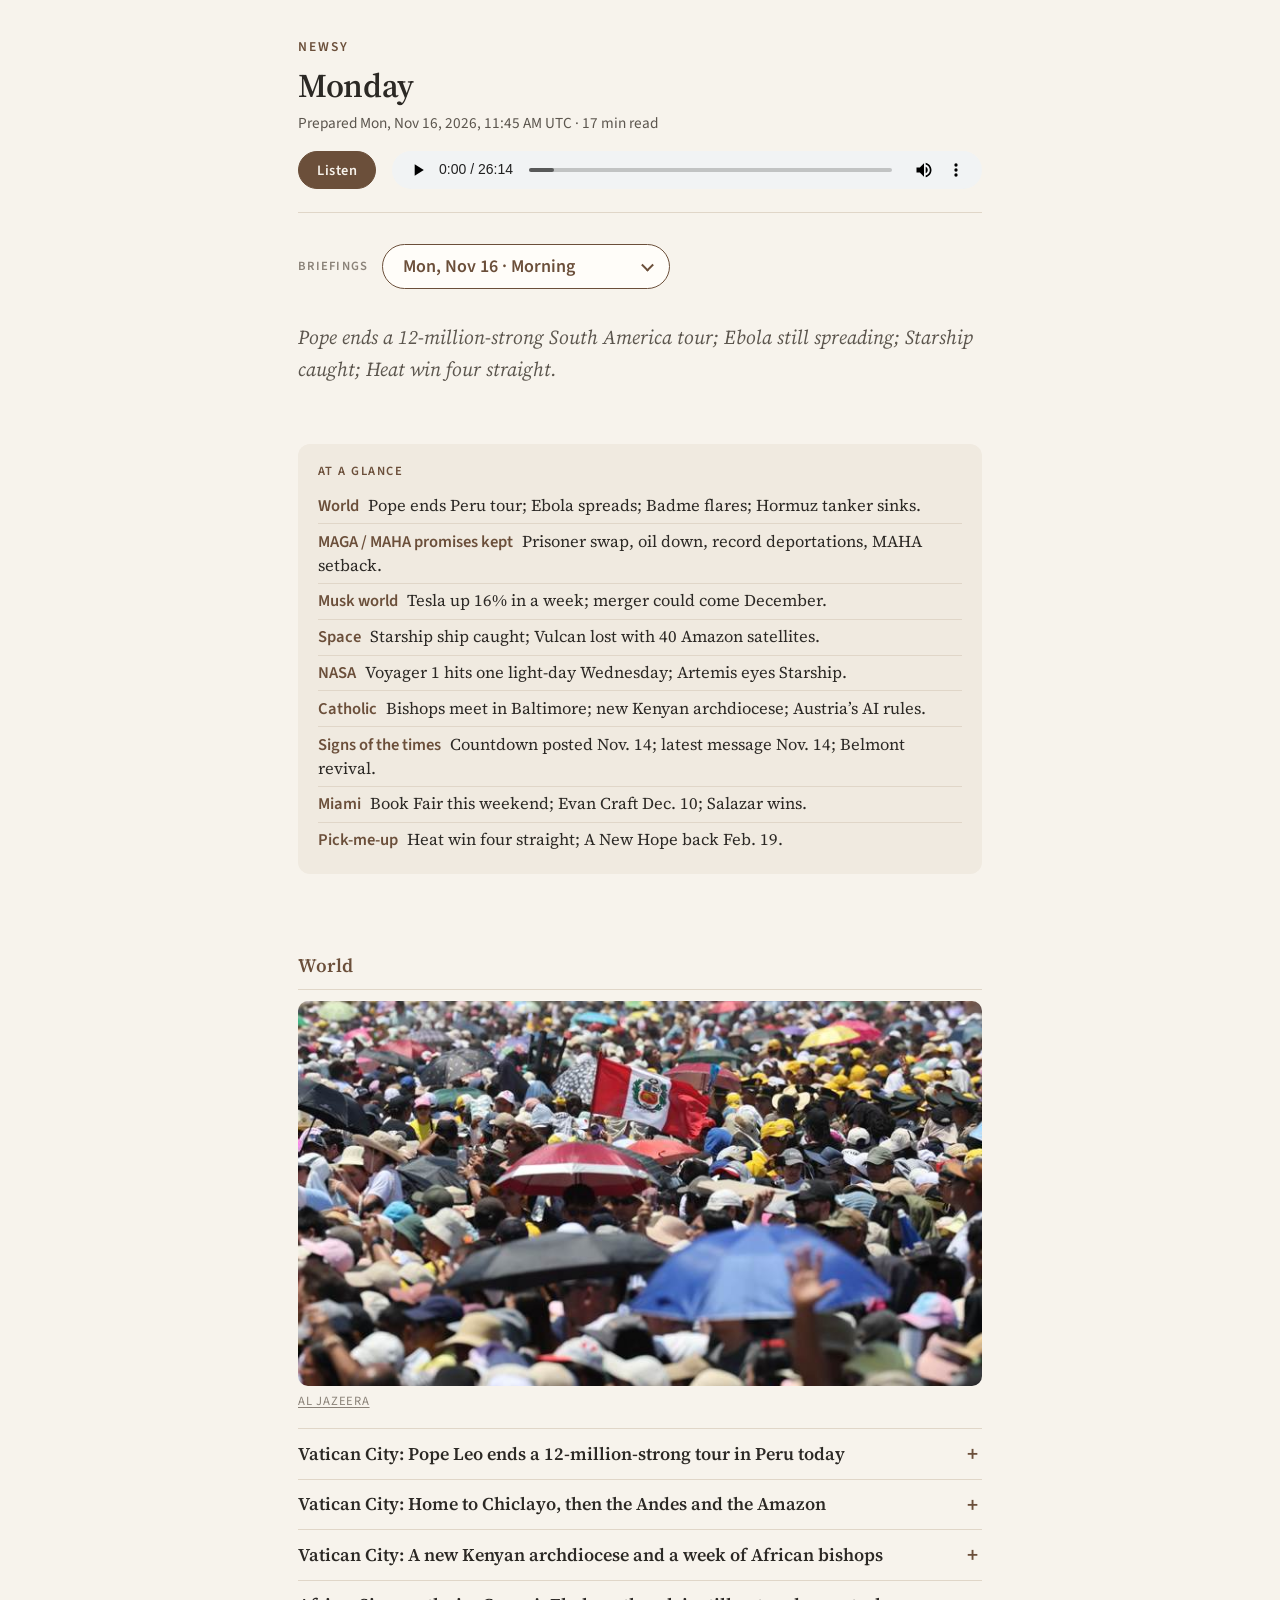
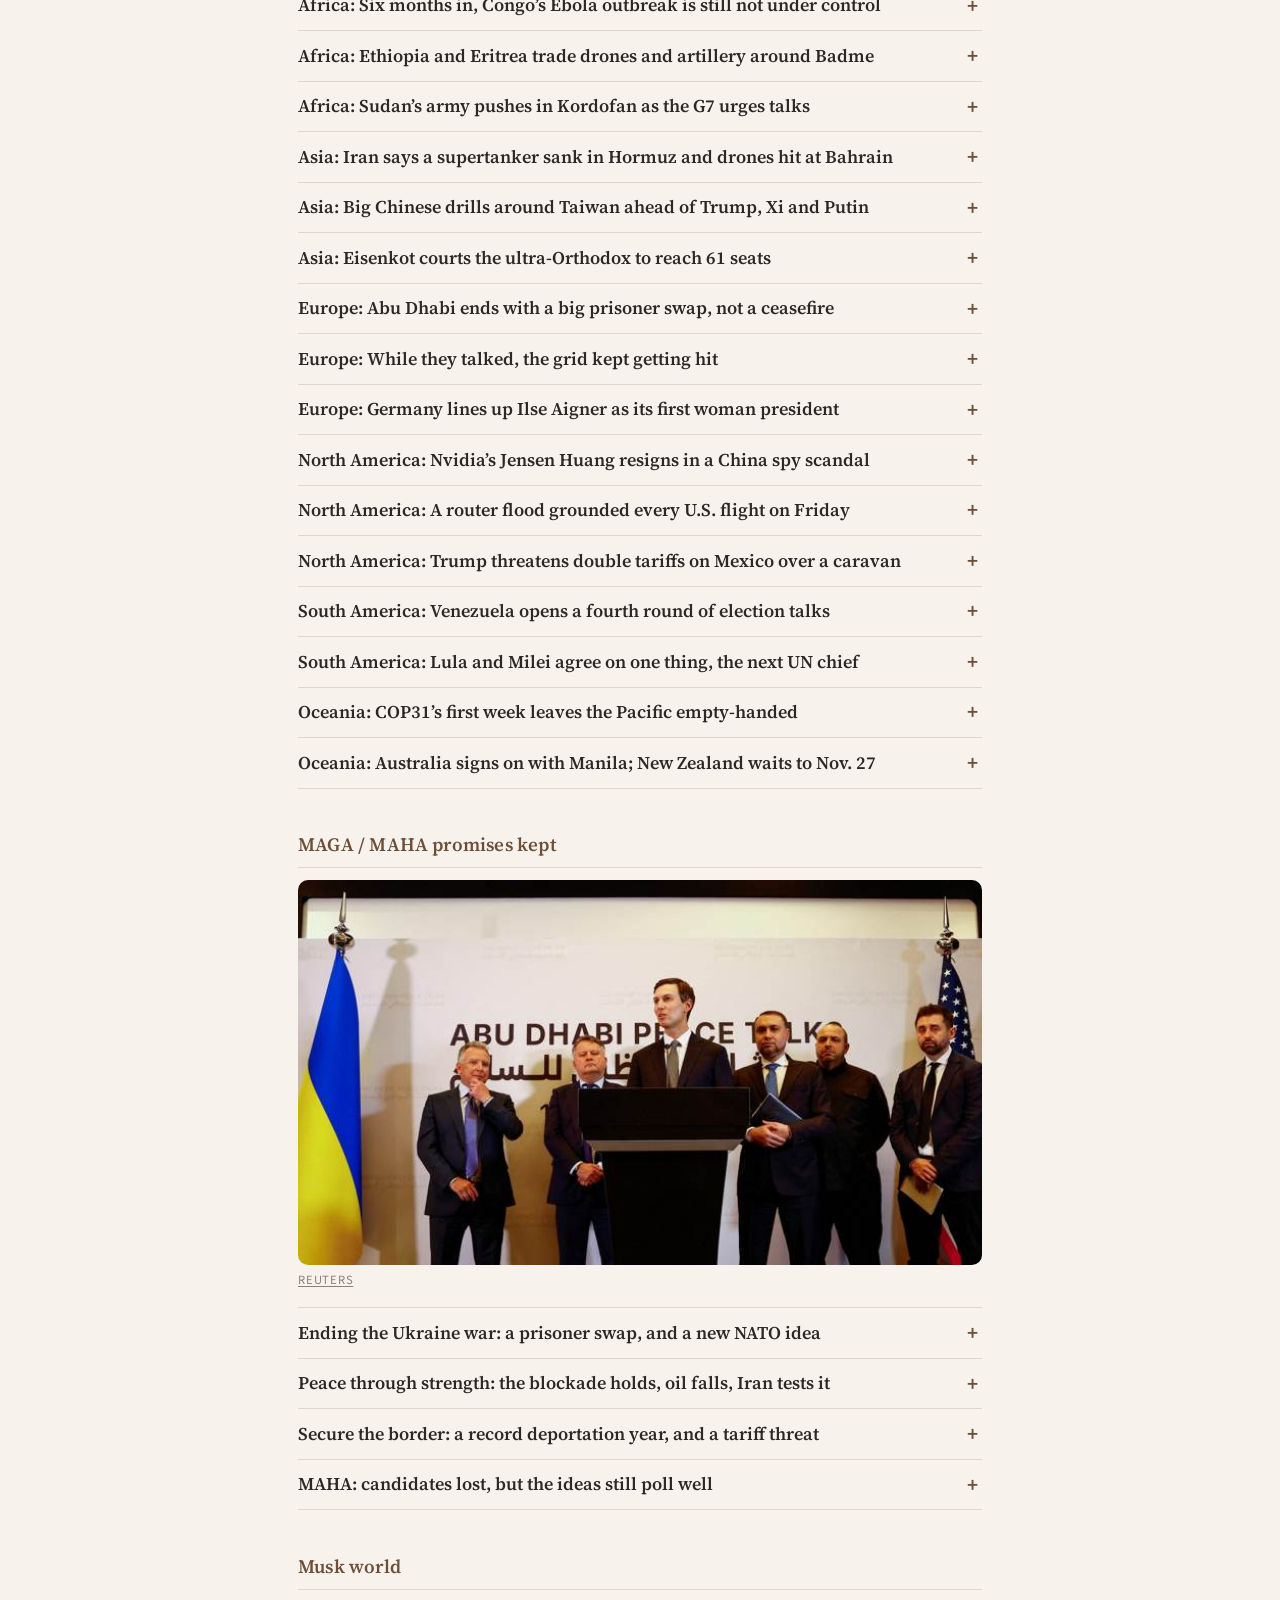
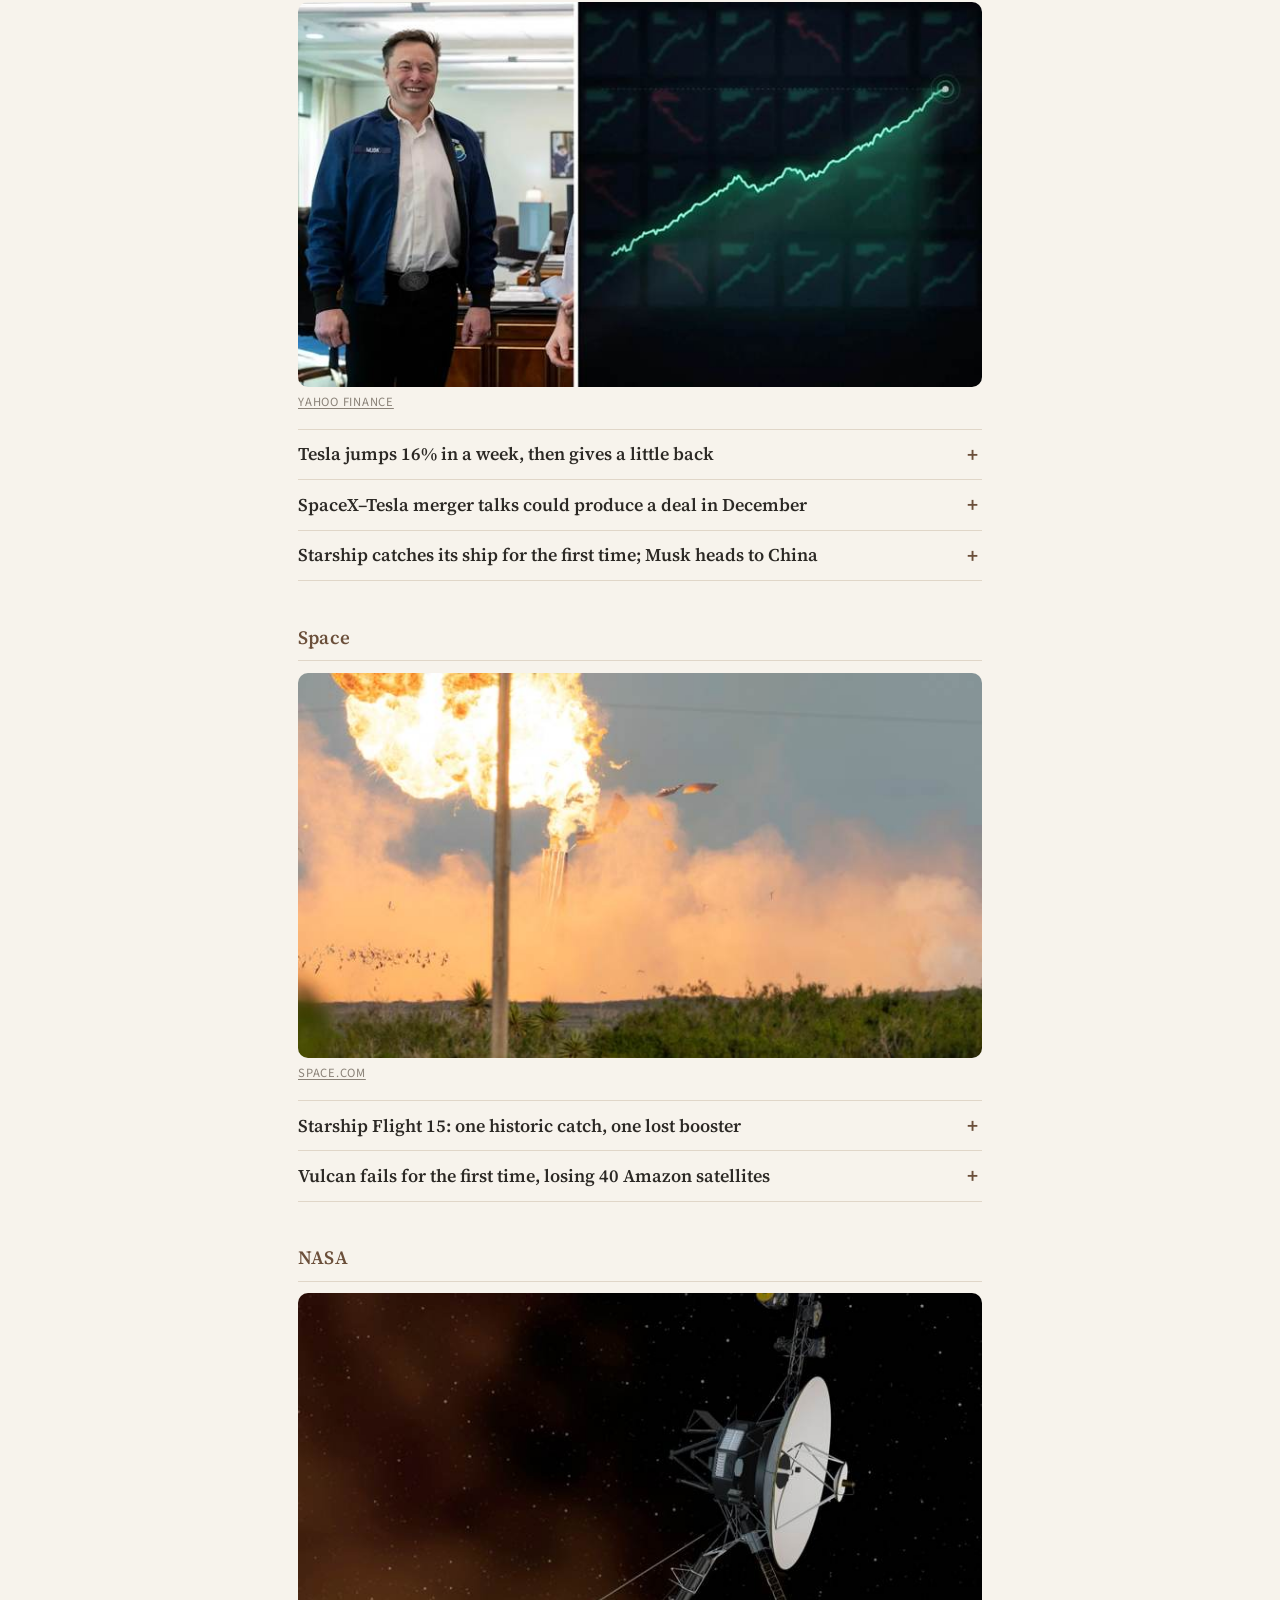
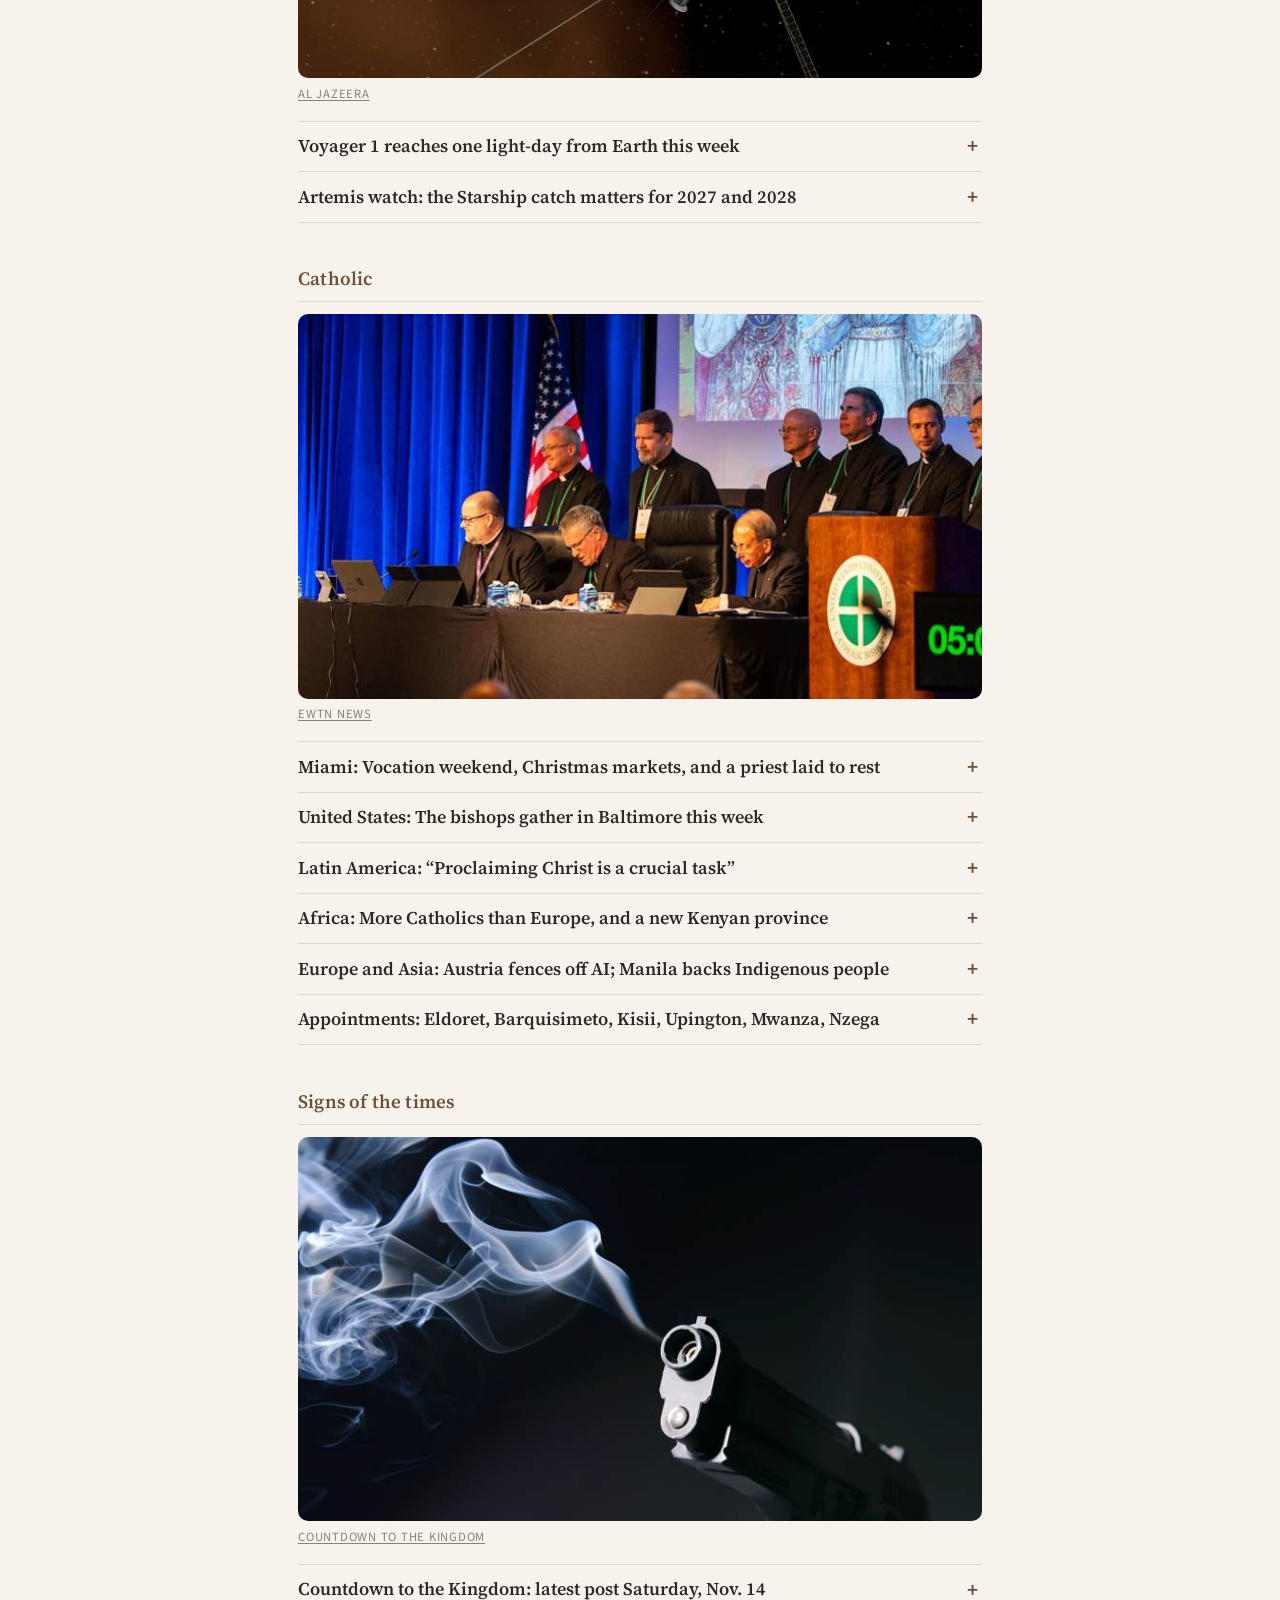
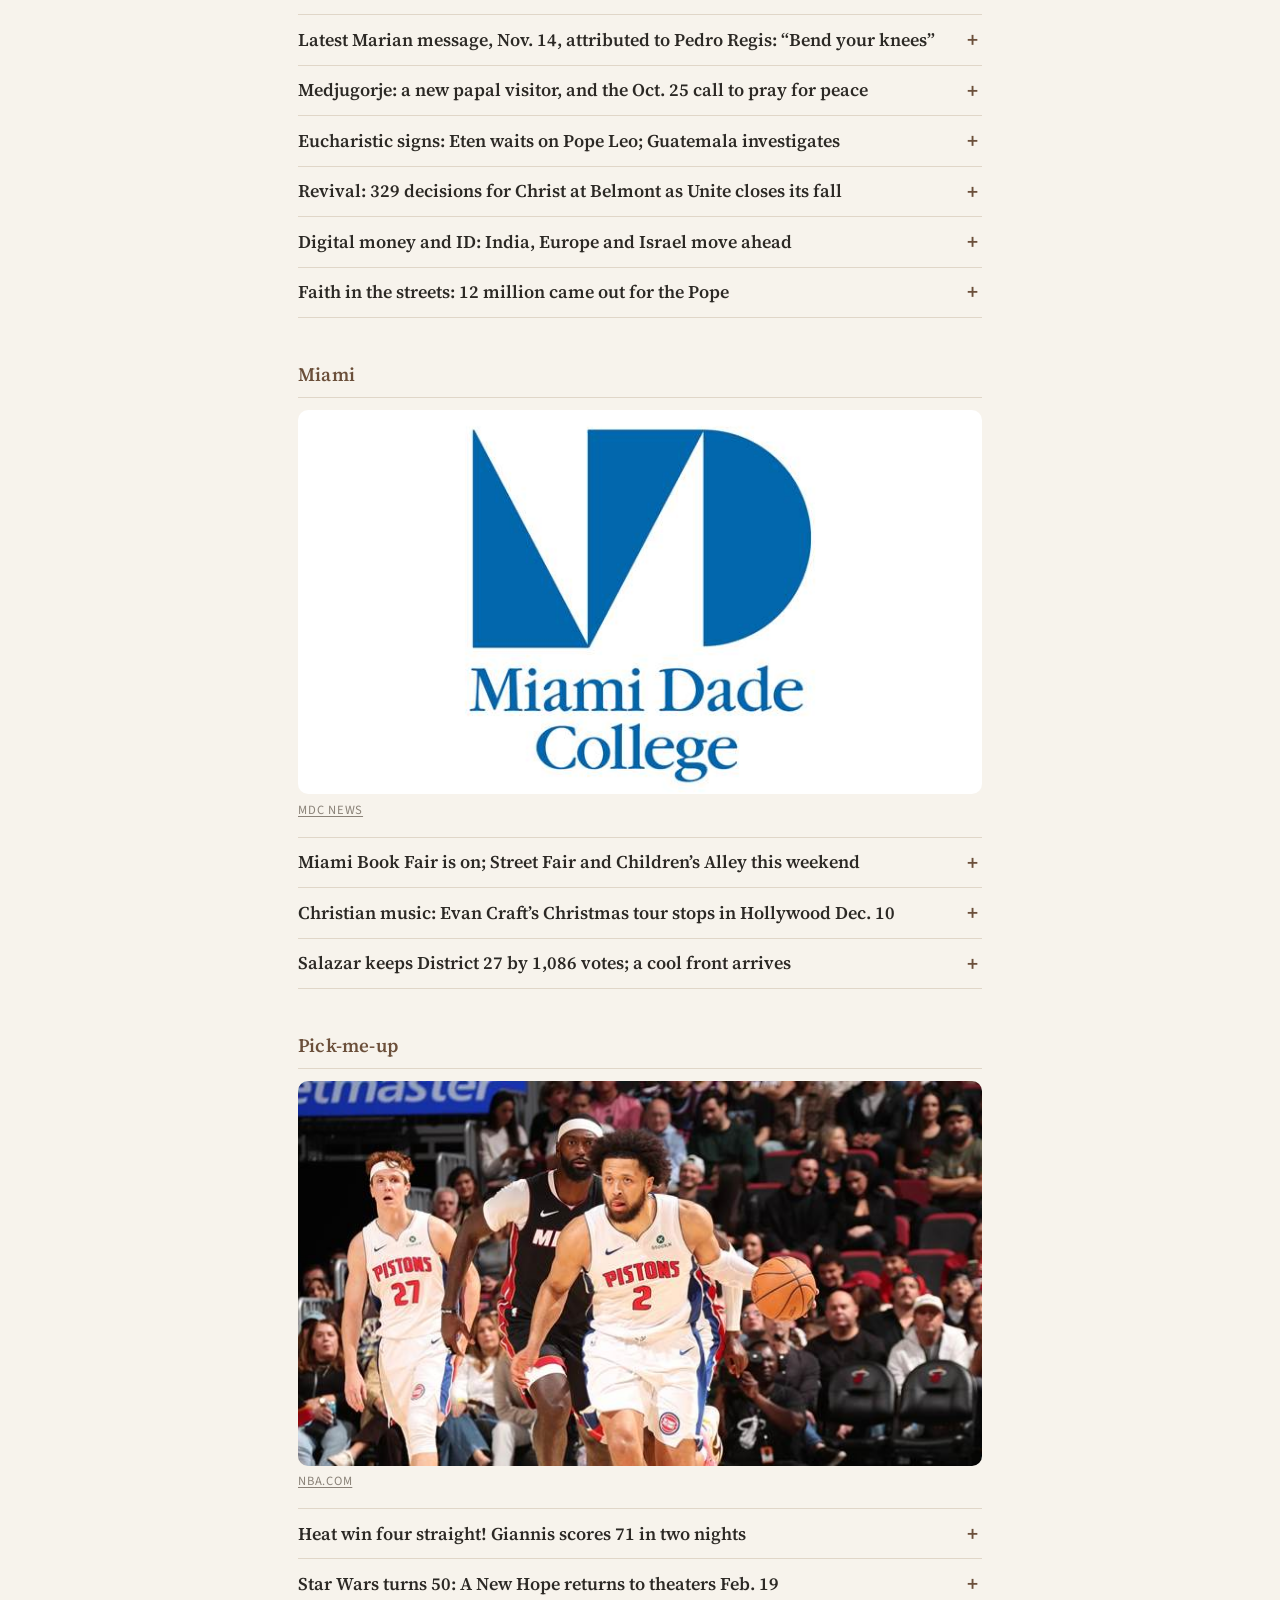
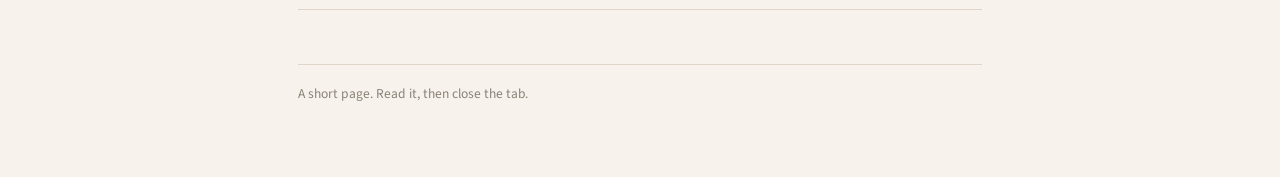
<file: index.html>
<!DOCTYPE html>
<html lang="en">
<head>
  <meta charset="utf-8">
  <meta name="viewport" content="width=device-width, initial-scale=1">
  <meta name="description" content="Short, bounded news briefings — not a news portal.">
  <meta name="color-scheme" content="light">
  <meta name="theme-color" content="#6b4f3a">
  <meta name="apple-mobile-web-app-capable" content="yes">
  <meta name="apple-mobile-web-app-status-bar-style" content="default">
  <meta name="apple-mobile-web-app-title" content="Newsy">
  <title>Newsy</title>
  <link rel="manifest" href="manifest.webmanifest">
  <link rel="apple-touch-icon" href="icons/apple-touch-icon.png">
  <link rel="icon" type="image/png" sizes="192x192" href="icons/icon-192.png">
  <link rel="preconnect" href="https://fonts.googleapis.com">
  <link rel="preconnect" href="https://fonts.gstatic.com" crossorigin>
  <link href="https://fonts.googleapis.com/css2?family=Source+Sans+3:wght@400;600&family=Source+Serif+4:ital,wght@0,400;0,600;1,400&display=swap" rel="stylesheet">
  <link rel="stylesheet" href="styles.css">
</head>
<body>
  <main class="wrap">
    <header class="site-header">
      <p class="brand" id="brand">Newsy</p>
      <h1 class="briefing-title" id="briefing-title">Briefing</h1>
      <p class="meta" id="briefing-meta"></p>
      <div class="podcast" id="podcast" hidden>
        <button type="button" class="listen-btn" id="listen-btn" aria-label="Listen to this briefing">Listen</button>
        <audio id="podcast-audio" controls preload="none"></audio>
      </div>
    </header>

    <nav class="picker" aria-label="Briefings">
      <label class="picker-label" for="briefing-select">Briefings</label>
      <div class="select-wrap">
        <select id="briefing-select" class="briefing-select"></select>
      </div>
    </nav>

    <p class="status" id="status" hidden>Loading…</p>

    <div class="beats" id="beats"></div>

    <footer class="site-footer">
      <p>A short page. Read it, then close the tab.</p>
    </footer>
  </main>

  <script src="app.js" defer></script>
</body>
</html>
</file>
<file: styles.css>
/* Newsy — calm briefings, not a news portal */
:root {
  --bg: #f7f3ec;
  --bg-soft: #f0eae0;
  --ink: #2c2925;
  --ink-muted: #5c564e;
  --ink-faint: #8a8278;
  --accent: #6b4f3a;
  --accent-soft: #c4a882;
  --rule: #e0d6c8;
  --chip: #fffdf9;
  --chip-active: #6b4f3a;
  --chip-active-ink: #f7f3ec;
  --link: #4a6b5a;
  --link-hover: #355244;
  --max: 38rem;
  --font: "Source Serif 4", "Iowan Old Style", "Palatino Linotype", Palatino, Georgia, serif;
  --font-ui: "Source Sans 3", "Segoe UI", system-ui, -apple-system, sans-serif;
}

*,
*::before,
*::after {
  box-sizing: border-box;
}

html {
  font-size: 112.5%; /* ~18px */
  -webkit-text-size-adjust: 100%;
}

body {
  margin: 0;
  min-height: 100vh;
  background: var(--bg);
  color: var(--ink);
  font-family: var(--font);
  line-height: 1.65;
  font-weight: 400;
}

a {
  color: var(--link);
  text-decoration-thickness: 1px;
  text-underline-offset: 0.15em;
}

a:hover {
  color: var(--link-hover);
}

.wrap {
  width: min(100% - 2rem, var(--max));
  margin-inline: auto;
  padding-block: 2rem 4rem;
}

/* Header */
.site-header {
  border-bottom: 1px solid var(--rule);
  padding-bottom: 1.25rem;
  margin-bottom: 1.75rem;
}

.brand {
  font-family: var(--font-ui);
  font-size: 0.75rem;
  font-weight: 600;
  letter-spacing: 0.14em;
  text-transform: uppercase;
  color: var(--accent);
  margin: 0 0 0.35rem;
}

.briefing-title {
  font-size: clamp(1.45rem, 4vw, 1.85rem);
  font-weight: 600;
  line-height: 1.25;
  margin: 0 0 0.25rem;
  letter-spacing: -0.01em;
}

.meta {
  font-family: var(--font-ui);
  font-size: 0.85rem;
  color: var(--ink-muted);
  margin: 0;
}

/* Picker — compact "Briefings" select (native wheel on iPhone) */
.picker {
  display: flex;
  align-items: center;
  gap: 0.75rem;
  margin: 0 0 1.75rem;
}

.picker-label {
  font-family: var(--font-ui);
  font-size: 0.7rem;
  font-weight: 600;
  letter-spacing: 0.1em;
  text-transform: uppercase;
  color: var(--ink-faint);
  margin: 0;
  flex: 0 0 auto;
}

.select-wrap {
  position: relative;
  flex: 1 1 auto;
  max-width: 16rem;
}

.select-wrap::after {
  content: "";
  position: absolute;
  right: 1rem;
  top: 50%;
  width: 0.5rem;
  height: 0.5rem;
  border-right: 2px solid var(--accent, #6b4f3a);
  border-bottom: 2px solid var(--accent, #6b4f3a);
  transform: translateY(-70%) rotate(45deg);
  pointer-events: none;
}

.briefing-select {
  -webkit-appearance: none;
  appearance: none;
  width: 100%;
  min-height: 44px;
  font-family: var(--font-ui);
  font-size: 1rem; /* 16px+ keeps iOS Safari from zooming on focus */
  font-weight: 600;
  color: var(--accent, #6b4f3a);
  background: var(--chip);
  border: 1.5px solid var(--accent, #6b4f3a);
  border-radius: 999px;
  padding: 0.5rem 2.5rem 0.5rem 1.1rem;
  cursor: pointer;
  transition: background 0.15s ease, box-shadow 0.15s ease;
}

.briefing-select:hover {
  background: #f7f1e8;
}

.briefing-select:focus-visible {
  outline: none;
  box-shadow: 0 0 0 3px rgba(107, 79, 58, 0.25);
}

/* Beats */
.beats {
  display: flex;
  flex-direction: column;
  gap: 2rem;
}

.beat {
  padding-top: 0.25rem;
}

.beat-title {
  font-size: 1.05rem;
  font-weight: 600;
  margin: 0 0 0.65rem;
  padding-bottom: 0.4rem;
  border-bottom: 1px solid var(--rule);
  color: var(--accent);
  letter-spacing: 0.01em;
}

.beat-body {
  margin: 0;
}

.beat-body p {
  margin: 0 0 0.85rem;
}

.beat-body p:last-child {
  margin-bottom: 0;
}

.sources {
  margin-top: 0.85rem;
  padding-top: 0.55rem;
  border-top: 1px dotted var(--rule);
  font-family: var(--font-ui);
  font-size: 0.8rem;
  color: var(--ink-muted);
  line-height: 1.55;
}

.sources-label {
  font-weight: 600;
  color: var(--ink-faint);
  margin-right: 0.35rem;
}

.sources a {
  word-break: break-word;
}

.sources .sep {
  color: var(--ink-faint);
  margin: 0 0.3rem;
}

.sources .name-only {
  color: var(--ink-muted);
}

/* Status / empty */
.status {
  font-family: var(--font-ui);
  font-size: 0.9rem;
  color: var(--ink-muted);
  padding: 1.5rem 0;
}

.site-footer {
  margin-top: 3rem;
  padding-top: 1rem;
  border-top: 1px solid var(--rule);
  font-family: var(--font-ui);
  font-size: 0.75rem;
  color: var(--ink-faint);
}

.site-footer p {
  margin: 0;
}


/* Podcast player */
.podcast {
  margin-top: 0.85rem;
  display: flex;
  flex-wrap: wrap;
  align-items: center;
  gap: 0.65rem 0.85rem;
}

.listen-btn {
  font-family: var(--font-ui);
  font-size: 0.8rem;
  font-weight: 600;
  letter-spacing: 0.04em;
  appearance: none;
  border: 1px solid var(--accent);
  background: var(--accent);
  color: var(--chip-active-ink);
  border-radius: 999px;
  padding: 0.4rem 1rem;
  cursor: pointer;
  transition: background 0.15s ease, color 0.15s ease, border-color 0.15s ease;
}

.listen-btn:hover {
  background: #5a3f2d;
  border-color: #5a3f2d;
}

.listen-btn:focus-visible {
  outline: 2px solid var(--accent-soft);
  outline-offset: 2px;
}

.listen-btn[aria-pressed="true"] {
  background: var(--bg-soft);
  color: var(--accent);
  border-color: var(--accent);
}

.podcast audio {
  flex: 1 1 12rem;
  min-width: 11rem;
  max-width: 100%;
  height: 2.1rem;
  accent-color: var(--accent);
}

@media print {
  .podcast {
    display: none !important;
  }
}

/* Print — quiet page, no chrome clutter */
@media print {
  :root {
    --bg: #fff;
    --ink: #111;
    --ink-muted: #333;
    --rule: #ccc;
    --accent: #333;
    --link: #000;
  }

  body {
    background: #fff;
    font-size: 11pt;
    line-height: 1.5;
  }

  .wrap {
    width: 100%;
    max-width: none;
    padding: 0;
  }

  .picker,
  .site-footer {
    display: none;
  }

  .site-header {
    border-bottom-color: #999;
  }

  .beat {
    break-inside: avoid;
  }

  a {
    color: inherit;
    text-decoration: none;
  }

  .sources a::after {
    content: " (" attr(href) ")";
    font-size: 0.75em;
    color: #555;
  }
}

@media (max-width: 480px) {
  html {
    font-size: 106.25%;
  }

  .wrap {
    width: min(100% - 1.5rem, var(--max));
    padding-block: 1.5rem 3rem;
  }
}

/* ---- v3: glance, images, collapsible stories, new at this hour ---- */
.top-line { font-size: 1.1rem; font-style: italic; color: var(--ink-muted); margin: 0 0 1.25rem; }
.glance { background: var(--bg-soft); border-radius: 12px; padding: 0.9rem 1.1rem; margin-bottom: 2rem; }
.glance-label, .carried, .tag, .why span, .beat-figure figcaption {
  font-family: var(--font-ui); font-size: 0.7rem; font-weight: 600; letter-spacing: 0.12em; text-transform: uppercase; color: var(--accent);
}
.glance-label { margin: 0 0 0.4rem; }
.glance ol { list-style: none; margin: 0; padding: 0; }
.glance li { padding: 0.3rem 0; border-top: 1px solid var(--rule); font-size: 0.92rem; line-height: 1.4; }
.glance li:first-child { border-top: 0; }
.glance a { color: var(--ink); text-decoration: none; }
.glance-beat { font-family: var(--font-ui); font-weight: 600; color: var(--accent); margin-right: 0.3rem; }
.beat-figure { margin: 0.5rem 0 0.9rem; }
.beat-figure img { width: 100%; aspect-ratio: 16 / 9; object-fit: cover; border-radius: 10px; display: block; background: var(--bg-soft); }
.beat-figure figcaption { margin-top: 0.3rem; color: var(--ink-faint); font-weight: 400; letter-spacing: 0.06em; }
.beat-figure figcaption a { color: inherit; }
.carried { color: var(--ink-faint); margin: 0 0 0.4rem; }
.stories { list-style: none; margin: 0; padding: 0; }
.story { border-top: 1px solid var(--rule); }
.story:last-child { border-bottom: 1px solid var(--rule); }
.story summary { cursor: pointer; list-style: none; padding: 0.7rem 1.6rem 0.7rem 0; position: relative; font-weight: 600; line-height: 1.35; }
.story summary::-webkit-details-marker { display: none; }
.story summary::after { content: "+"; position: absolute; right: 0.2rem; top: 0.6rem; font-family: var(--font-ui); color: var(--accent); font-size: 1.2rem; }
.story details[open] summary::after { content: "–"; }
.story-body { padding: 0 0 0.9rem; }
.story-body p:first-child { margin-top: 0; }
.story-img { width: 100%; border-radius: 8px; margin-bottom: 0.6rem; }
.why { font-size: 0.92rem; color: var(--ink-muted); }
.new-hour { background: #fff8ec; border: 1px solid var(--accent-soft); border-radius: 12px; padding: 0.8rem 1rem; }
.new-hour .beat-title { color: #9a3b1e; }
.tag { margin-right: 0.35rem; }
</file>
